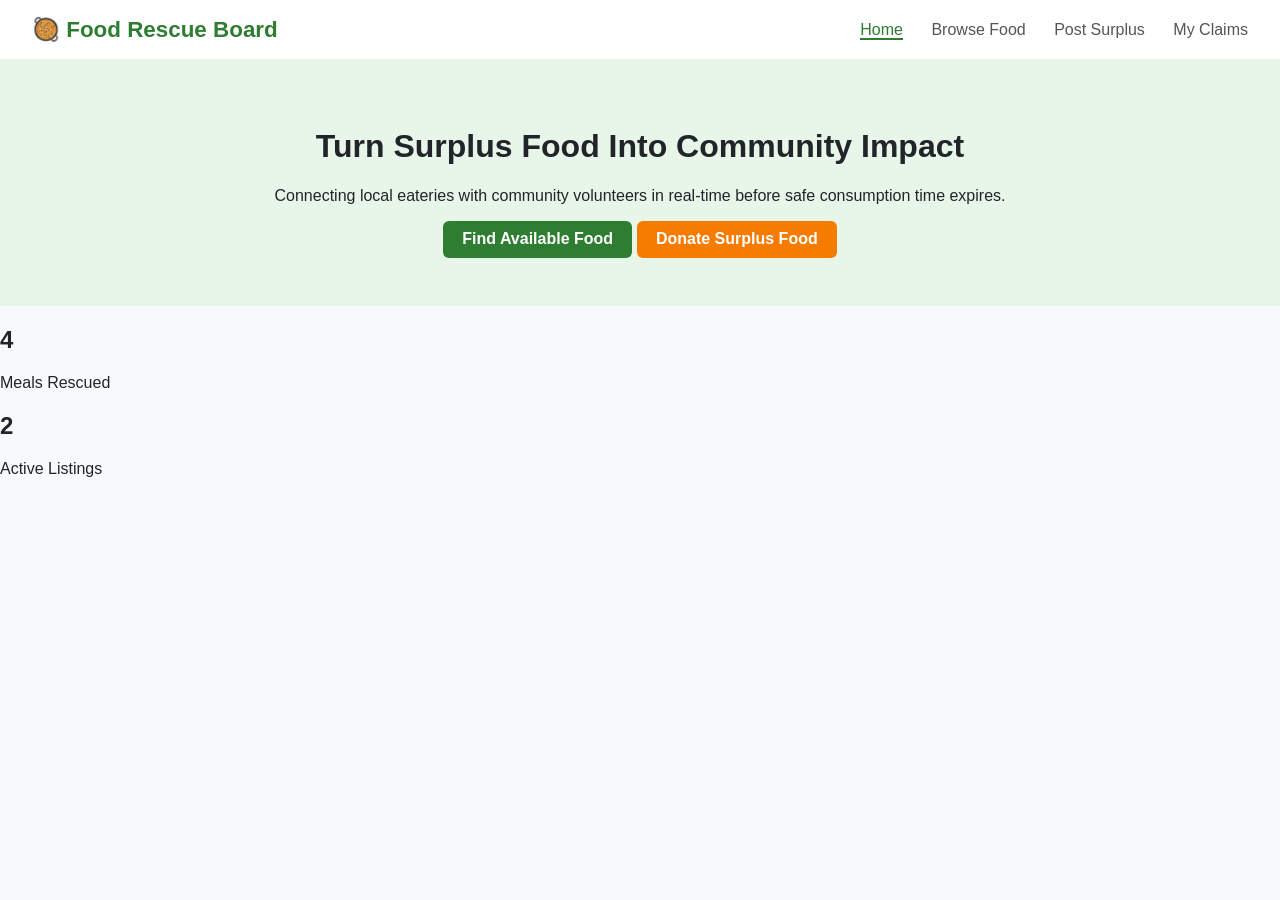
<file: index.html>
<!DOCTYPE html>
<html lang="en">
<head>
    <meta charset="UTF-8">
    <title>Food Rescue - Surplus Food Expiry Board</title>
    <link rel="stylesheet" href="css/global.css">
    <link rel="stylesheet" href="css/navbar.css">
</head>
<body>
    <nav class="navbar">
        <div class="logo">🥘 Food Rescue Board</div>
        <div class="nav-links">
            <a href="index.html" class="active">Home</a>
            <a href="available.html">Browse Food</a>
            <a href="donate.html">Post Surplus</a>
            <a href="claims.html">My Claims</a>
        </div>
    </nav>

    <header class="hero">
        <h1>Turn Surplus Food Into Community Impact</h1>
        <p>Connecting local eateries with community volunteers in real-time before safe consumption time expires.</p>
        <div class="cta-buttons">
            <a href="available.html" class="btn btn-primary">Find Available Food</a>
            <a href="donate.html" class="btn btn-secondary">Donate Surplus Food</a>
        </div>
    </header>

    <section class="stats-container">
        <div class="stat-card">
            <h2 id="stat-total-saved">0</h2>
            <p>Meals Rescued</p>
        </div>
        <div class="stat-card">
            <h2 id="stat-active">0</h2>
            <p>Active Listings</p>
        </div>
    </section>

    <script src="js/api.js"></script>
    <script>
        document.addEventListener('DOMContentLoaded', async () => {
            try {
                const items = await API.getFood();
                const rescued = items.reduce((n, i) => n + (i.total_quantity - i.remaining_quantity), 0);
                const active = items.filter(i => i.status === 'AVAILABLE').length;
                document.getElementById('stat-total-saved').textContent = rescued;
                document.getElementById('stat-active').textContent = active;
            } catch (e) { console.error(e); }
        });
    </script>
</body>
</html>
</file>
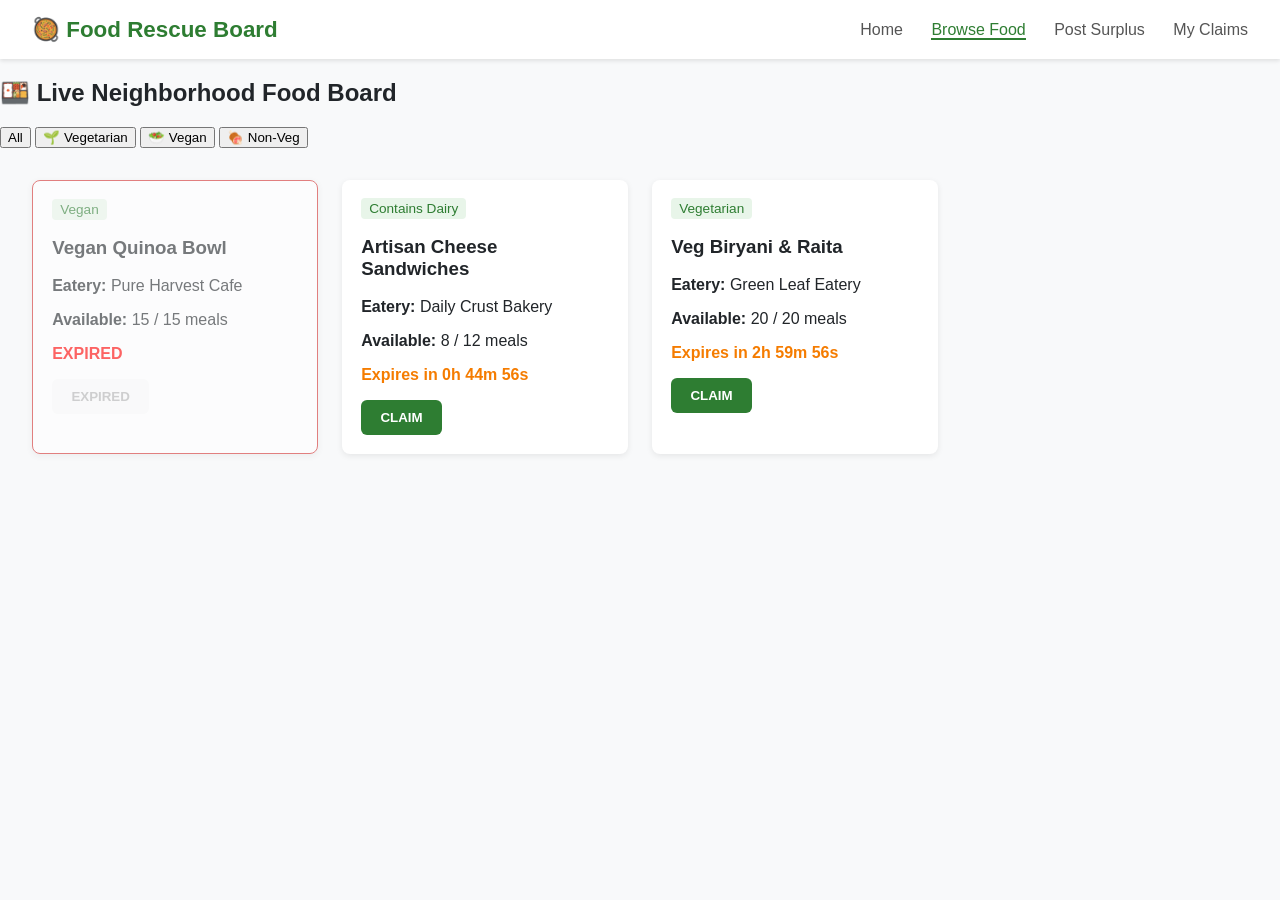
<file: available.html>
<!DOCTYPE html>
<html lang="en">
<head>
    <meta charset="UTF-8">
    <title>Available Surplus Food - Food Rescue</title>
    <link rel="stylesheet" href="css/global.css">
    <link rel="stylesheet" href="css/navbar.css">
    <link rel="stylesheet" href="css/cards.css">
    <link rel="stylesheet" href="css/forms.css">
</head>
<body>
    <nav class="navbar">
        <div class="logo">🥘 Food Rescue Board</div>
        <div class="nav-links">
            <a href="index.html">Home</a>
            <a href="available.html" class="active">Browse Food</a>
            <a href="donate.html">Post Surplus</a>
            <a href="claims.html">My Claims</a>
        </div>
    </nav>

    <main class="board-container">
        <h2>🍱 Live Neighborhood Food Board</h2>
        
        <div class="filter-bar">
            <button class="filter-btn active" data-tag="ALL">All</button>
            <button class="filter-btn" data-tag="Vegetarian">🌱 Vegetarian</button>
            <button class="filter-btn" data-tag="Vegan">🥗 Vegan</button>
            <button class="filter-btn" data-tag="Non-Vegetarian">🍖 Non-Veg</button>
        </div>

        <div id="foodGrid" class="cards-grid">
            <!-- Dynamic Food Cards Will Be Injected Here -->
        </div>
    </main>

    <!-- Claim Modal -->
    <div id="claimModal" class="modal hidden">
        <div class="modal-content">
            <h3>Claim Surplus Food</h3>
            <form id="claimForm">
                <input type="hidden" id="modalFoodId">
                <label>Your Name / Organization</label>
                <input type="text" id="volunteer_name" required>
                <label>Phone Number</label>
                <input type="tel" id="volunteer_phone" required>
                <label>Quantity to Claim</label>
                <input type="number" id="claimed_quantity" min="1" required>
                <div class="modal-actions">
                    <button type="submit" class="btn btn-primary">Confirm Claim</button>
                    <button type="button" class="btn btn-secondary" onclick="closeClaimModal()">Cancel</button>
                </div>
            </form>
        </div>
    </div>

    <script src="js/api.js"></script>
    <script src="js/expiry_timer.js"></script>
    <script src="js/claim_handler.js"></script>
    <script src="js/filter.js"></script>
</body>
</html>
</file>
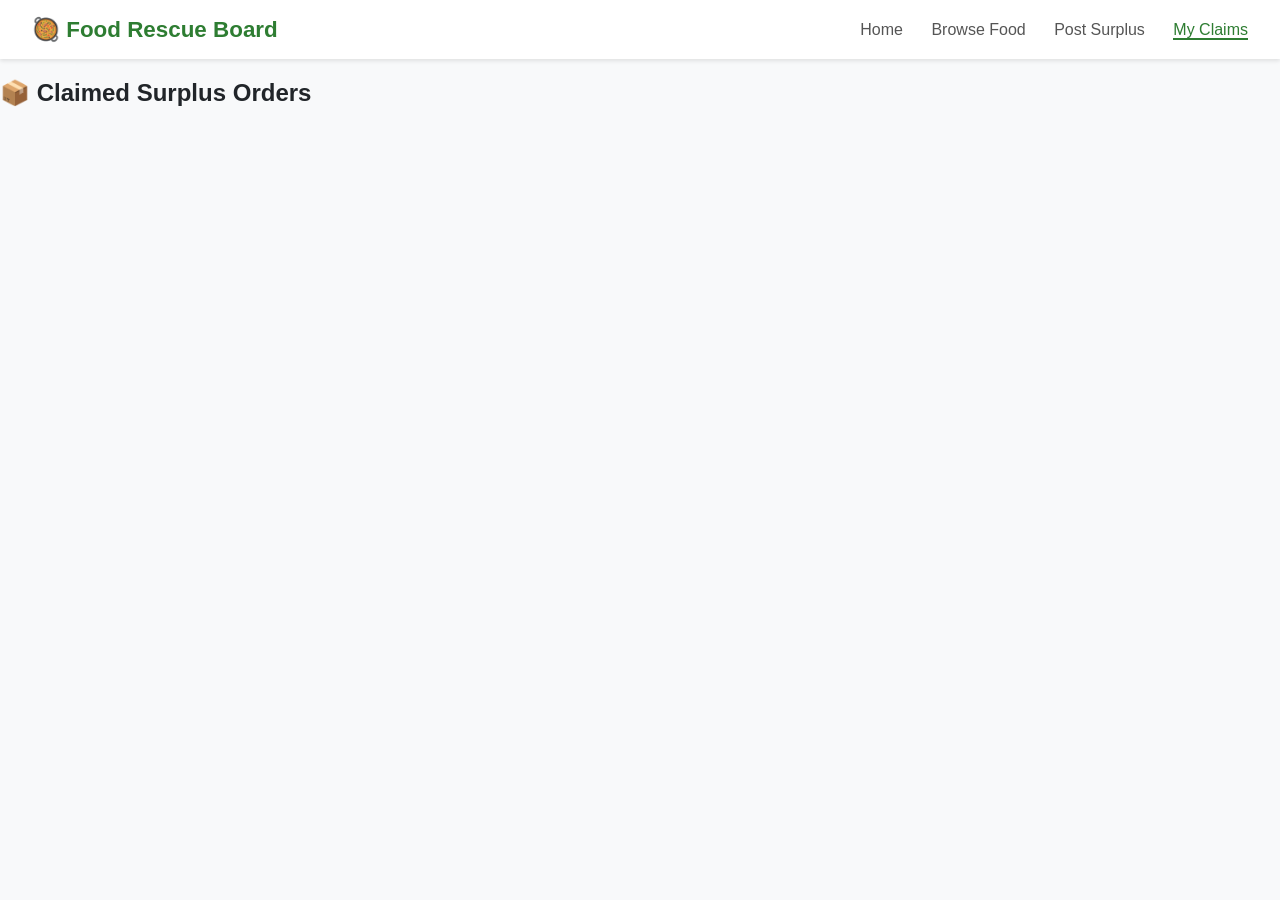
<file: claims.html>
<!DOCTYPE html>
<html lang="en">
<head>
    <meta charset="UTF-8">
    <title>My Claims History - Food Rescue</title>
    <link rel="stylesheet" href="css/global.css">
    <link rel="stylesheet" href="css/navbar.css">
    <link rel="stylesheet" href="css/cards.css">
</head>
<body>
    <nav class="navbar">
        <div class="logo">🥘 Food Rescue Board</div>
        <div class="nav-links">
            <a href="index.html">Home</a>
            <a href="available.html">Browse Food</a>
            <a href="donate.html">Post Surplus</a>
            <a href="claims.html" class="active">My Claims</a>
        </div>
    </nav>

    <main class="board-container">
        <h2>📦 Claimed Surplus Orders</h2>
        <div id="claimsList" class="claims-list">
            <!-- Dynamic Claimed Items Rendered Here -->
        </div>
    </main>

    <script src="js/api.js"></script>
    <script>
        document.addEventListener('DOMContentLoaded', async () => {
            const claims = await API.getClaims();
            const container = document.getElementById('claimsList');
            container.innerHTML = claims.map(c => `
                <div class="claim-card">
                    <h3>${c.food_name} (${c.claimed_quantity} meals)</h3>
                    <p><strong>Eatery:</strong> ${c.restaurant_name}</p>
                    <p><strong>Claimed By:</strong> ${c.volunteer_name} (${c.volunteer_phone})</p>
                    <p><strong>Pickup Address:</strong> ${c.pickup_address}</p>
                    <p><strong>Timestamp:</strong> ${c.claimed_at}</p>
                </div>
            `).join('');
        });
    </script>
</body>
</html>
</file>
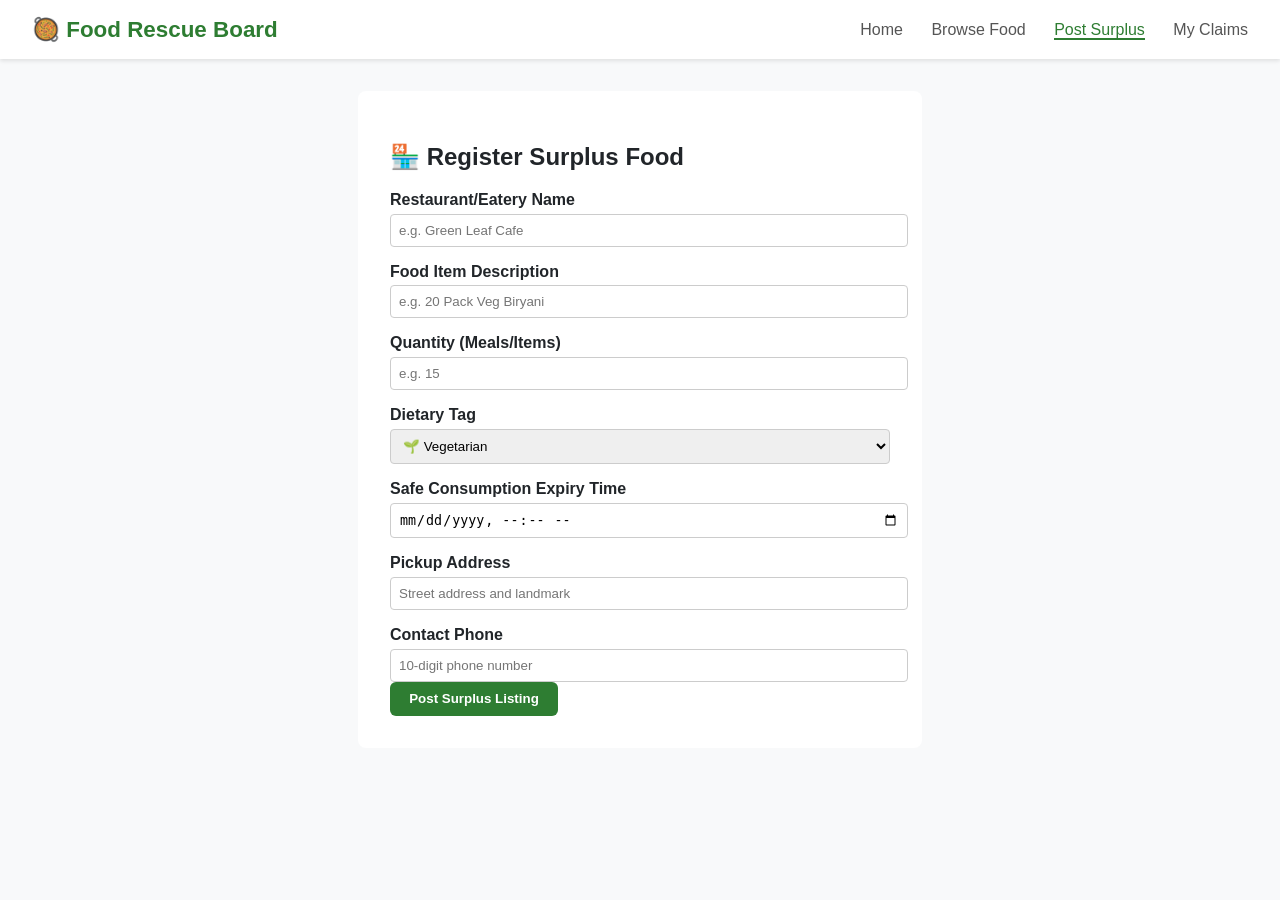
<file: donate.html>
<!DOCTYPE html>
<html lang="en">
<head>
    <meta charset="UTF-8">
    <title>Post Surplus Food - Food Rescue</title>
    <link rel="stylesheet" href="css/global.css">
    <link rel="stylesheet" href="css/navbar.css">
    <link rel="stylesheet" href="css/forms.css">
</head>
<body>
    <nav class="navbar">
        <div class="logo">🥘 Food Rescue Board</div>
        <div class="nav-links">
            <a href="index.html">Home</a>
            <a href="available.html">Browse Food</a>
            <a href="donate.html" class="active">Post Surplus</a>
            <a href="claims.html">My Claims</a>
        </div>
    </nav>

    <main class="form-container">
        <h2>🏪 Register Surplus Food</h2>
        <form id="donateForm">
            <label>Restaurant/Eatery Name</label>
            <input type="text" id="restaurant_name" required placeholder="e.g. Green Leaf Cafe">

            <label>Food Item Description</label>
            <input type="text" id="food_name" required placeholder="e.g. 20 Pack Veg Biryani">

            <label>Quantity (Meals/Items)</label>
            <input type="number" id="quantity" min="1" required placeholder="e.g. 15">

            <label>Dietary Tag</label>
            <select id="dietary_tag">
                <option value="Vegetarian">🌱 Vegetarian</option>
                <option value="Vegan">🥗 Vegan</option>
                <option value="Non-Vegetarian">🍖 Non-Vegetarian</option>
                <option value="Contains Dairy">🧀 Contains Dairy</option>
            </select>

            <label>Safe Consumption Expiry Time</label>
            <input type="datetime-local" id="expiry_at" required>

            <label>Pickup Address</label>
            <input type="text" id="pickup_address" required placeholder="Street address and landmark">

            <label>Contact Phone</label>
            <input type="tel" id="contact_phone" required placeholder="10-digit phone number">

            <button type="submit" class="btn btn-primary">Post Surplus Listing</button>
        </form>
    </main>

    <script src="js/api.js"></script>
    <script src="js/donate_form.js"></script>
</body>
</html>
</file>
<file: css/global.css>
:root {
    --primary: #2e7d32;
    --primary-hover: #1b5e20;
    --secondary: #f57c00;
    --bg: #f8f9fa;
    --card-bg: #ffffff;
    --text: #212529;
    --expired: #d32f2f;
}

body {
    font-family: 'Segoe UI', Tahoma, Geneva, Verdana, sans-serif;
    margin: 0;
    background-color: var(--bg);
    color: var(--text);
}

.hero {
    text-align: center;
    padding: 3rem 1rem;
    background: #e8f5e9;
}

.btn {
    padding: 0.6rem 1.2rem;
    border: none;
    border-radius: 6px;
    cursor: pointer;
    font-weight: bold;
    text-decoration: none;
    display: inline-block;
}

.btn-primary { background-color: var(--primary); color: white; }
.btn-secondary { background-color: var(--secondary); color: white; }
</file>
<file: css/navbar.css>
.navbar {
    display: flex;
    justify-content: space-between;
    align-items: center;
    padding: 1rem 2rem;
    background: white;
    box-shadow: 0 2px 4px rgba(0,0,0,0.1);
}

.logo {
    font-size: 1.4rem;
    font-weight: bold;
    color: var(--primary);
}

.nav-links a {
    margin-left: 1.5rem;
    text-decoration: none;
    color: #555;
    font-weight: 500;
}

.nav-links a.active {
    color: var(--primary);
    border-bottom: 2px solid var(--primary);
}
</file>
<file: css/cards.css>
.cards-grid {
    display: grid;
    grid-template-columns: repeat(auto-fill, minmax(280px, 1fr));
    gap: 1.5rem;
    padding: 2rem;
}

.card {
    background: white;
    border-radius: 8px;
    padding: 1.2rem;
    box-shadow: 0 2px 6px rgba(0,0,0,0.08);
}

.tag-badge {
    background: #e8f5e9;
    color: var(--primary);
    padding: 0.2rem 0.5rem;
    border-radius: 4px;
    font-size: 0.85rem;
}

.card.expired {
    opacity: 0.6;
    border: 1px solid var(--expired);
}

.timer {
    font-weight: bold;
    color: var(--secondary);
}
</file>
<file: css/forms.css>
.form-container {
    max-width: 500px;
    margin: 2rem auto;
    background: white;
    padding: 2rem;
    border-radius: 8px;
}

form label {
    display: block;
    margin-top: 1rem;
    font-weight: bold;
}

form input, form select {
    width: 100%;
    padding: 0.5rem;
    margin-top: 0.3rem;
    border: 1px solid #ccc;
    border-radius: 4px;
}

.modal {
    position: fixed;
    top: 0; left: 0; width: 100%; height: 100%;
    background: rgba(0,0,0,0.5);
    display: flex;
    justify-content: center;
    align-items: center;
}

.modal.hidden { display: none; }
.modal-content { background: white; padding: 2rem; border-radius: 8px; width: 350px; }
</file>
